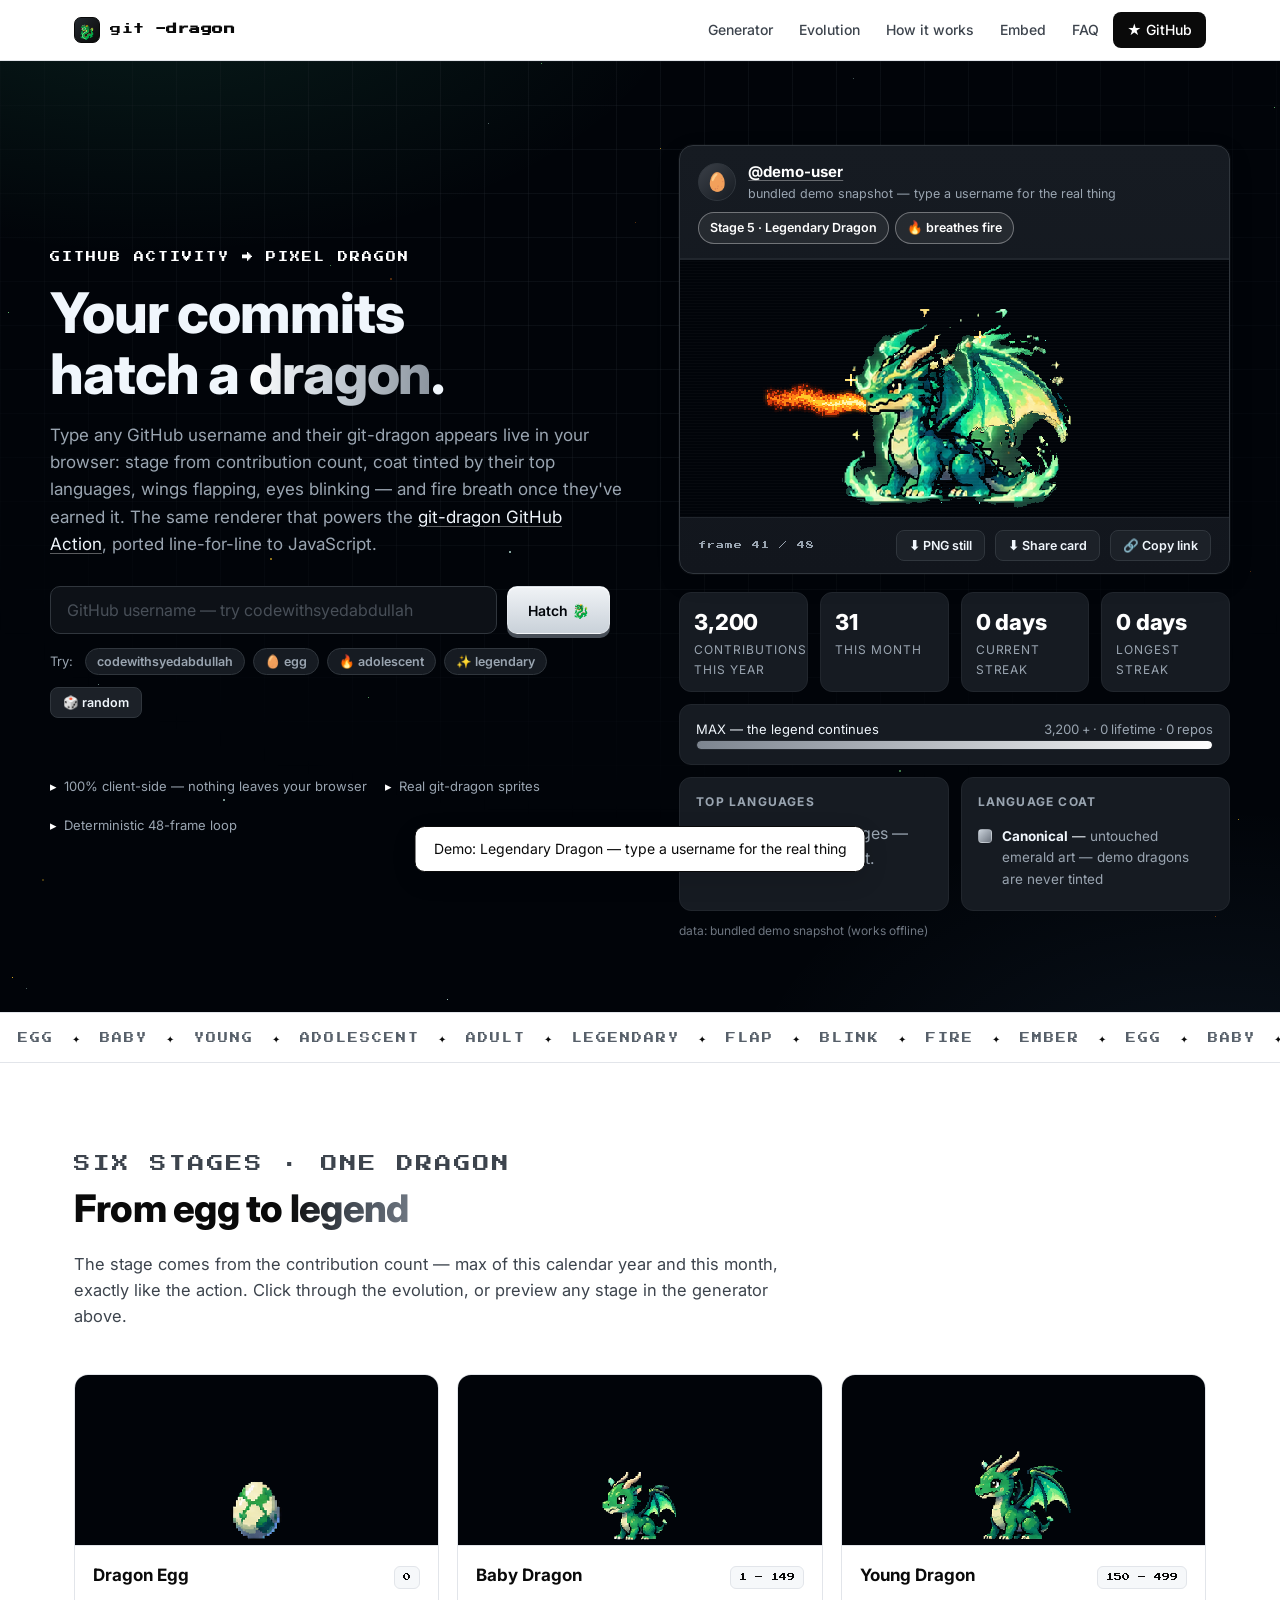
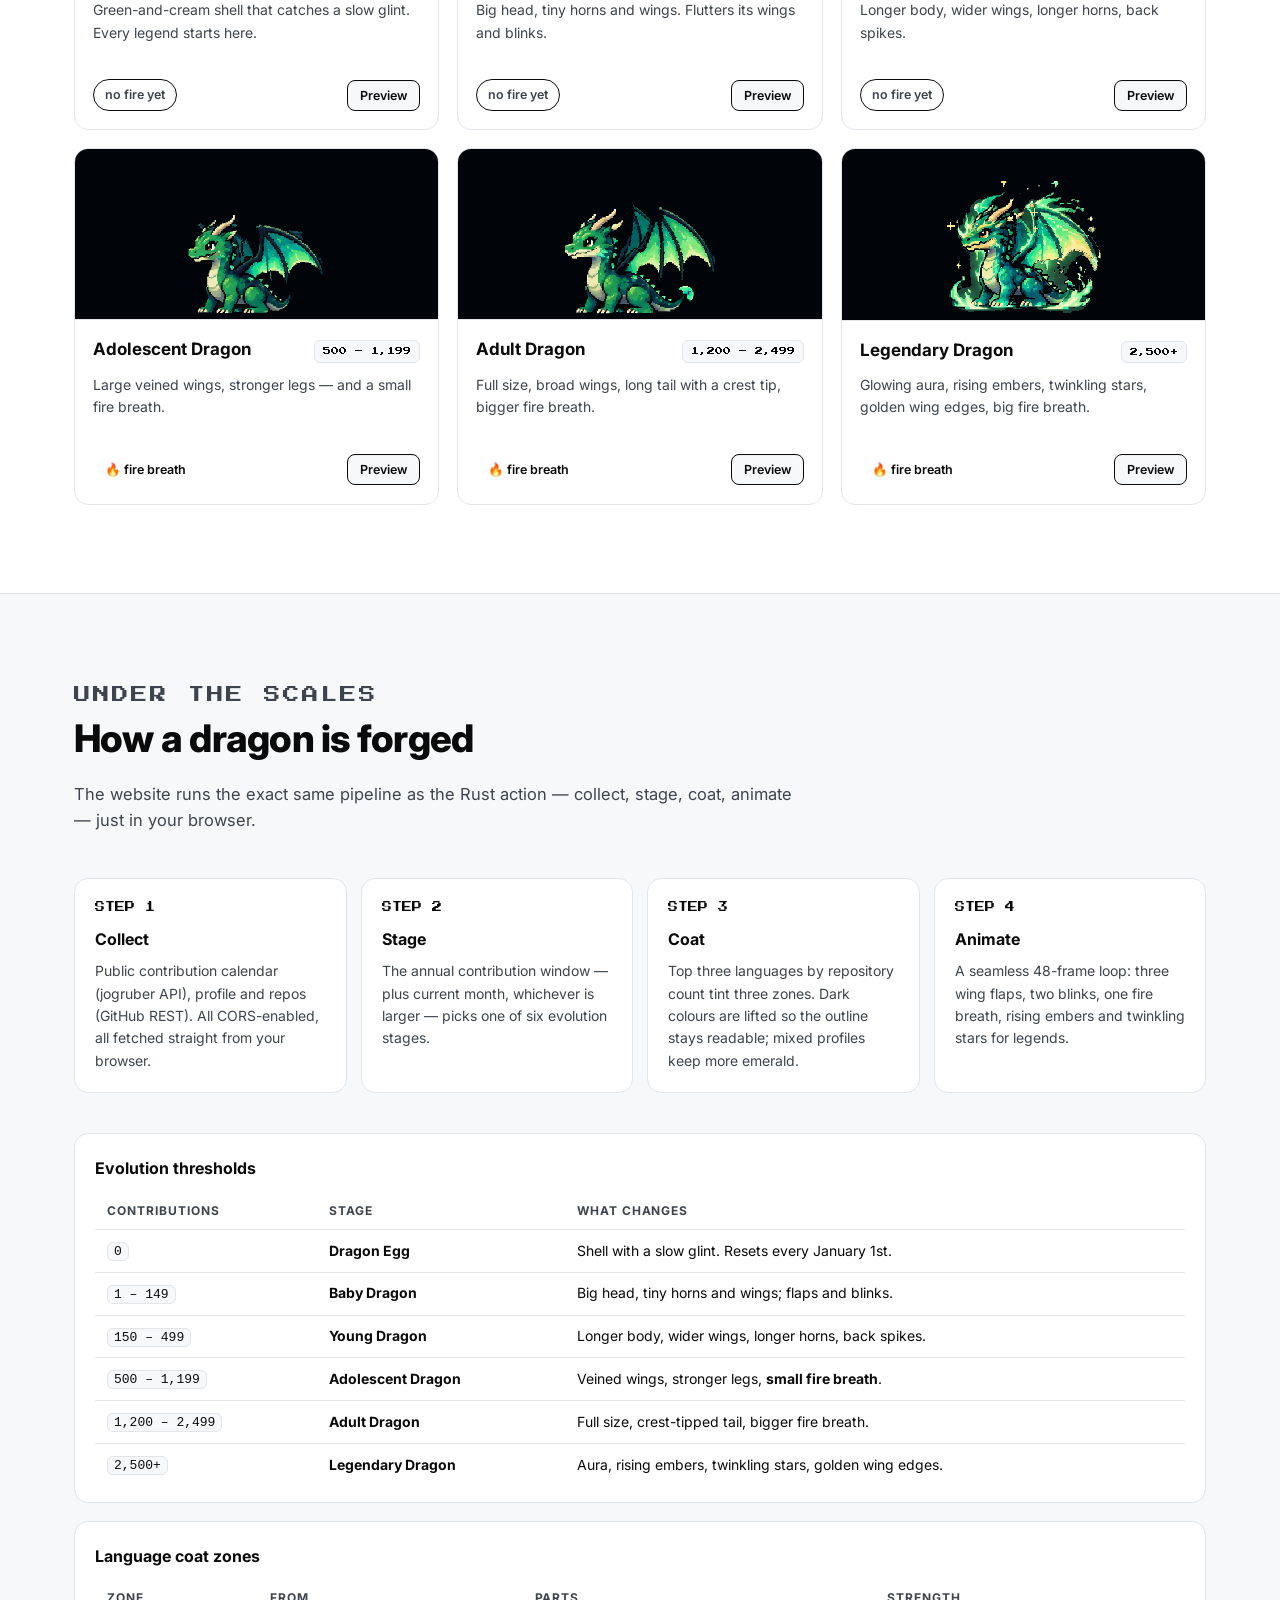
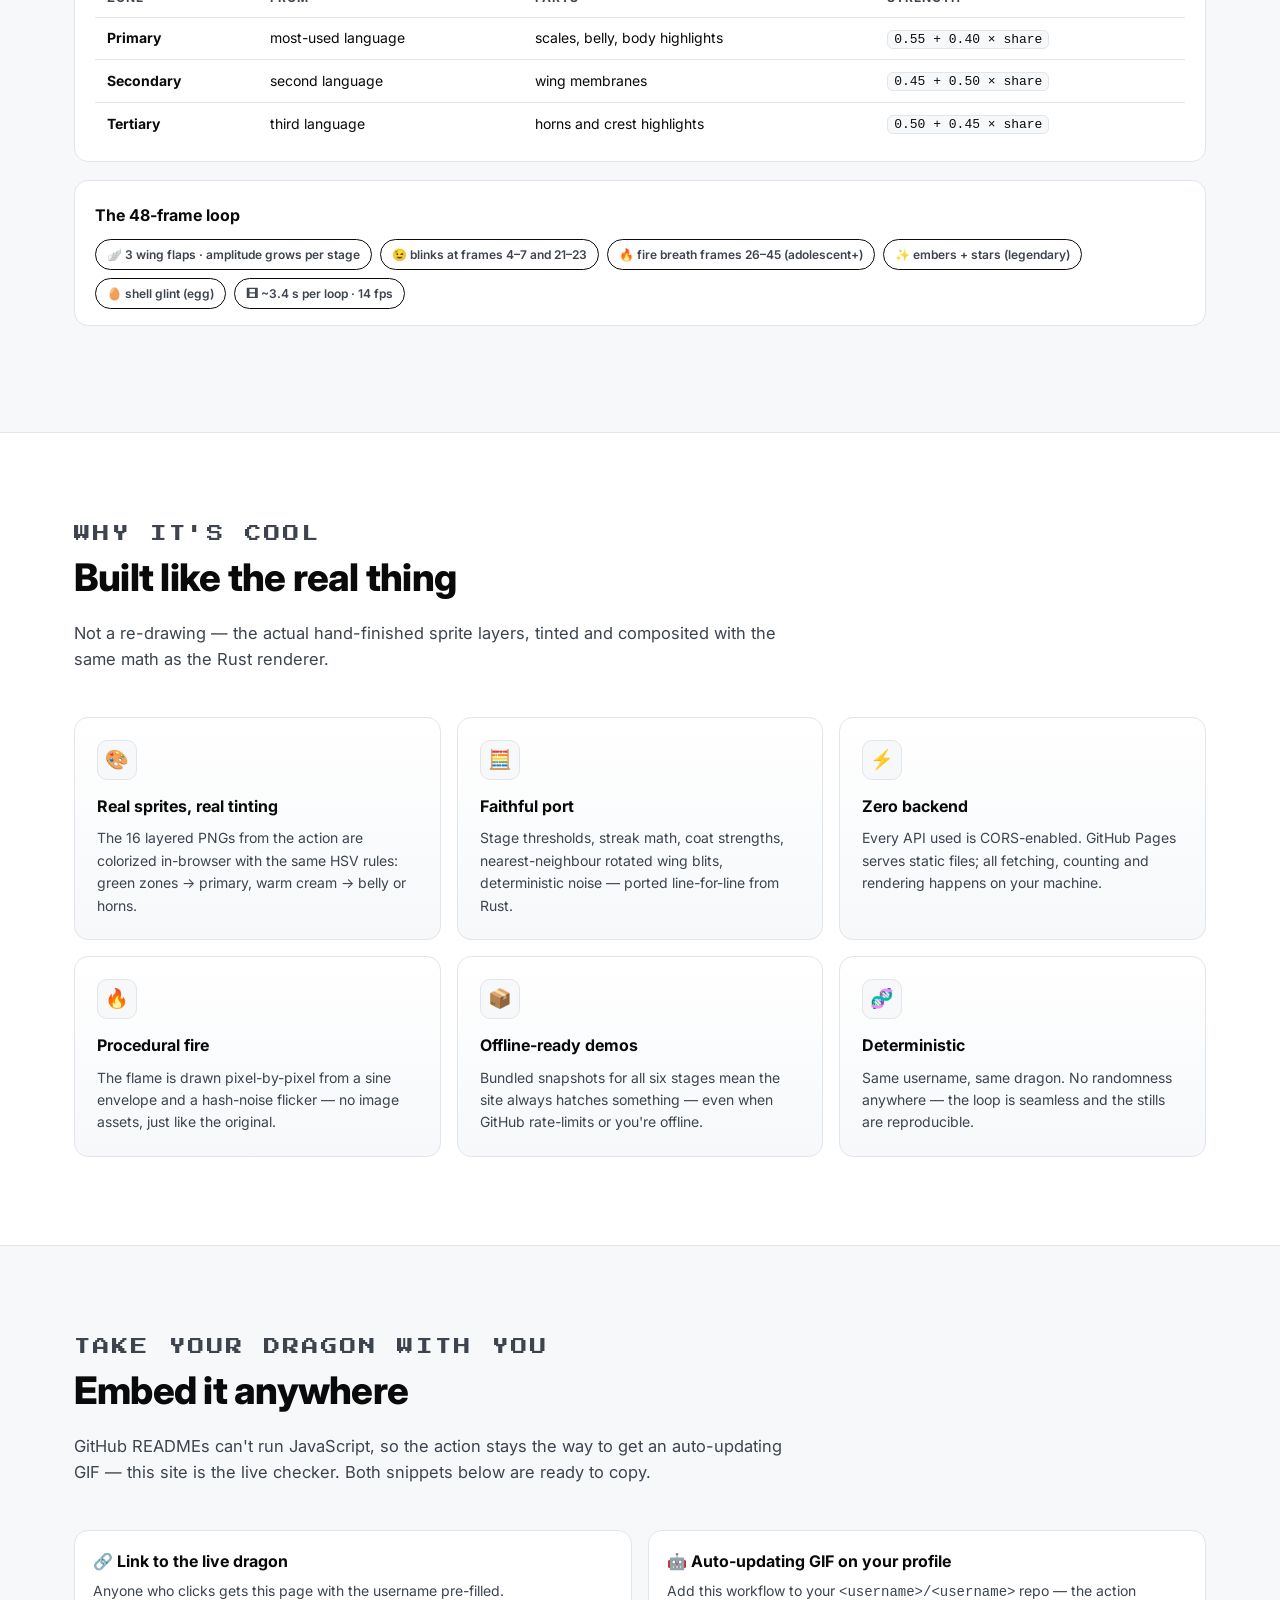
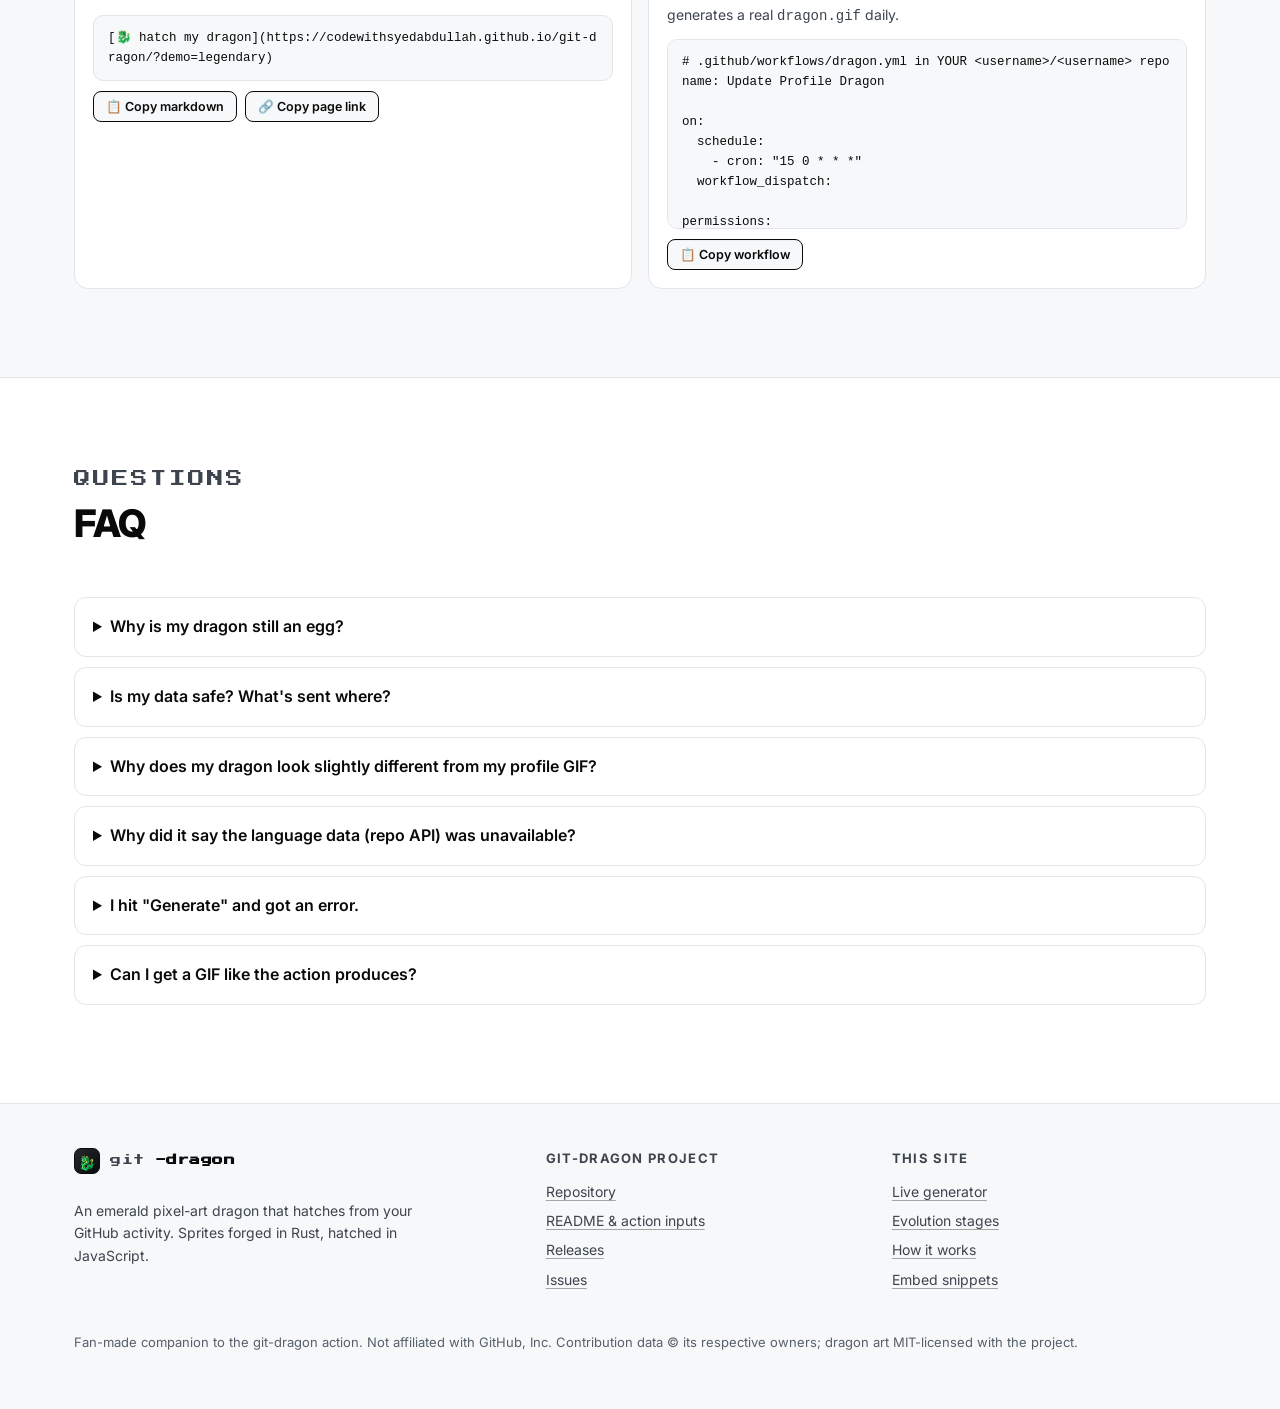
<file: docs/index.html>
<!doctype html>
<html lang="en">
<head>
<meta charset="utf-8">
<meta name="viewport" content="width=device-width, initial-scale=1">
<meta name="theme-color" content="#ffffff">
<title>git-dragon — hatch your GitHub contribution dragon</title>
<meta name="description" content="Type any GitHub username and watch your contribution dragon hatch, grow and breathe fire — a live, fully client-side port of the git-dragon renderer.">
<meta property="og:title" content="git-dragon — hatch your GitHub contribution dragon">
<meta property="og:description" content="Enter a GitHub username. Get a pixel dragon: stage from your contributions, coat from your languages, fire when you've earned it.">
<meta property="og:type" content="website">
<meta property="og:url" content="https://codewithsyedabdullah.github.io/git-dragon/">
<meta property="og:image" content="https://raw.githubusercontent.com/codewithsyedabdullah/git-dragon/output/dragon/share-card.png">
<meta name="twitter:card" content="summary_large_image">
<link rel="icon" href="data:image/svg+xml,<svg xmlns='http://www.w3.org/2000/svg' viewBox='0 0 100 100'><text y='.9em' font-size='90'>🐉</text></svg>">
<link rel="preconnect" href="https://fonts.googleapis.com">
<link rel="preconnect" href="https://fonts.gstatic.com" crossorigin>
<link href="https://fonts.googleapis.com/css2?family=Press+Start+2P&family=Inter:wght@400;500;600;700;800&display=swap" rel="stylesheet">
<link rel="stylesheet" href="assets/css/site.css?v=5">
</head>
<body>

<nav class="nav">
  <div class="wrap nav-inner">
    <a class="nav-logo" href="#generator">
      <span class="logo-mark">🐉</span>
      git<em>-dragon</em>
    </a>
    <div class="nav-links">
      <a href="#generator">Generator</a>
      <a href="#evolution">Evolution</a>
      <a href="#how">How it works</a>
      <a href="#embed">Embed</a>
      <a href="#faq">FAQ</a>
      <a class="nav-cta" href="https://github.com/codewithsyedabdullah/git-dragon" target="_blank" rel="noopener">★ GitHub</a>
    </div>
  </div>
</nav>

<!-- ============================== GENERATOR ============================== -->
<header class="hero" id="generator">
  <canvas id="embers" aria-hidden="true"></canvas>
  <div class="wrap hero-inner">

    <div class="hero-left">
      <p class="kicker">GITHUB ACTIVITY → PIXEL DRAGON</p>
      <h1>Your commits<br>hatch a <span class="grad">dragon</span>.</h1>
      <p class="sub">
        Type any GitHub username and their git-dragon appears live in your browser:
        stage from contribution count, coat tinted by their top languages, wings
        flapping, eyes blinking — and fire breath once they've earned it.
        The same renderer that powers the <a href="https://github.com/codewithsyedabdullah/git-dragon" target="_blank" rel="noopener">git-dragon GitHub Action</a>,
        ported line-for-line to JavaScript.
      </p>

      <form class="gen-form" id="gen-form" autocomplete="off">
        <input class="gen-input" id="gen-input" type="text" maxlength="39"
               placeholder="GitHub username — try codewithsyedabdullah" spellcheck="false"
               autocapitalize="none" autocorrect="off" aria-label="GitHub username">
        <button class="btn btn-primary" id="btn-generate" type="submit">Hatch 🐉</button>
      </form>

      <div class="gen-row">
        <span class="demo-label">Try:</span>
        <span class="demo-chips">
          <button class="chip" data-user="codewithsyedabdullah">codewithsyedabdullah</button>
          <button class="chip" data-demo="egg">🥚 egg</button>
          <button class="chip" data-demo="adolescent">🔥 adolescent</button>
          <button class="chip" data-demo="legendary">✨ legendary</button>
        </span>
        <button class="btn btn-small" id="btn-random" type="button">🎲 random</button>
      </div>
      <div class="gen-row"><span id="gen-status" role="status"></span></div>

      <ul class="hero-badges">
        <li>100% client-side — nothing leaves your browser</li>
        <li>Real git-dragon sprites</li>
        <li>Deterministic 48-frame loop</li>
      </ul>
    </div>

    <div class="hero-right">
      <div class="dragon-card" id="dragon-card">
        <div class="dragon-head">
          <img id="dragon-avatar" class="dragon-avatar" alt="" style="display:none">
          <div class="dragon-avatar-fallback" id="dragon-avatar-fallback">🥚</div>
          <div class="dragon-id">
            <div class="login"><a id="profile-link" href="#" target="_blank" rel="noopener"><span id="dragon-login">@demo-user</span></a></div>
            <div class="who muted" id="dragon-who">bundled demo — type a username for the real thing</div>
          </div>
          <div class="dragon-chips">
            <span class="chip chip-stage" id="chip-stage">Stage 5 · Legendary Dragon</span>
            <span class="chip chip-fire" id="chip-fire">🔥 breathes fire</span>
            <span class="chip chip-coat" id="chip-coat" style="display:none"></span>
          </div>
        </div>
        <p class="dragon-error" id="dragon-error"></p>
        <div class="dragon-stage">
          <canvas id="dragon-canvas" width="640" height="300" aria-label="Animated contribution dragon"></canvas>
        </div>
        <div class="dragon-foot">
          <span id="frame-counter">frame 1 / 48</span>
          <button class="btn btn-small" id="btn-download" type="button">⬇ PNG still</button>
          <button class="btn btn-small" id="btn-share-card" type="button">⬇ Share card</button>
          <button class="btn btn-small" id="btn-copy-link" type="button">🔗 Copy link</button>
        </div>
      </div>

      <div class="stats-grid">
        <div class="stat-tile"><div class="stat-value" id="stat-total">–</div><div class="stat-label">contributions this year</div></div>
        <div class="stat-tile"><div class="stat-value" id="stat-monthly">–</div><div class="stat-label">this month</div></div>
        <div class="stat-tile"><div class="stat-value" id="stat-current">–</div><div class="stat-label">current streak</div></div>
        <div class="stat-tile"><div class="stat-value" id="stat-longest">–</div><div class="stat-label">longest streak</div></div>
      </div>

      <div class="progress-tile">
        <div class="progress-head">
          <span id="progress-label">…</span>
          <span class="progress-count"><span id="progress-count"></span> <span class="muted" id="extra-stats"></span></span>
        </div>
        <div class="progress-track"><div class="progress-fill" id="progress-fill"></div></div>
      </div>

      <div class="side-panels">
        <div class="side-panel">
          <h4>Top languages</h4>
          <div id="lang-chips"></div>
        </div>
        <div class="side-panel">
          <h4>Language coat</h4>
          <div id="coat-zones"></div>
        </div>
      </div>
      <div id="data-sources" class="muted"></div>
    </div>

  </div>
</header>

<div class="ticker" aria-hidden="true">
  <div class="ticker-track">
    <span>EGG</span><b>✦</b><span>BABY</span><b>✦</b><span>YOUNG</span><b>✦</b><span>ADOLESCENT</span><b>✦</b><span>ADULT</span><b>✦</b><span>LEGENDARY</span><b>✦</b><span>FLAP</span><b>✦</b><span>BLINK</span><b>✦</b><span>FIRE</span><b>✦</b><span>EMBER</span><b>✦</b>
    <span>EGG</span><b>✦</b><span>BABY</span><b>✦</b><span>YOUNG</span><b>✦</b><span>ADOLESCENT</span><b>✦</b><span>ADULT</span><b>✦</b><span>LEGENDARY</span><b>✦</b><span>FLAP</span><b>✦</b><span>BLINK</span><b>✦</b><span>FIRE</span><b>✦</b><span>EMBER</span><b>✦</b>
  </div>
</div>

<!-- ============================== EVOLUTION ============================== -->
<section class="block" id="evolution">
  <div class="wrap">
    <div class="section-head">
      <p class="kicker">SIX STAGES · ONE DRAGON</p>
      <h2>From egg to <span class="grad">legend</span></h2>
      <p>The stage comes from the contribution count — max of this calendar year and this month, exactly like the action. Click through the evolution, or preview any stage in the generator above.</p>
    </div>

    <div class="stage-grid" id="stage-grid"></div>
  </div>
</section>

<!-- ============================== HOW IT WORKS ============================== -->
<section class="block alt" id="how">
  <div class="wrap">
    <div class="section-head">
      <p class="kicker">UNDER THE SCALES</p>
      <h2>How a dragon is forged</h2>
      <p>The website runs the exact same pipeline as the Rust action — collect, stage, coat, animate — just in your browser.</p>
    </div>

    <div class="steps">
      <div class="step">
        <span class="step-num">STEP 1</span>
        <h3>Collect</h3>
        <p>Public contribution calendar (jogruber API), profile and repos (GitHub REST). All CORS-enabled, all fetched straight from your browser.</p>
      </div>
      <div class="step">
        <span class="step-num">STEP 2</span>
        <h3>Stage</h3>
        <p>The annual contribution window — plus current month, whichever is larger — picks one of six evolution stages.</p>
      </div>
      <div class="step">
        <span class="step-num">STEP 3</span>
        <h3>Coat</h3>
        <p>Top three languages by repository count tint three zones. Dark colours are lifted so the outline stays readable; mixed profiles keep more emerald.</p>
      </div>
      <div class="step">
        <span class="step-num">STEP 4</span>
        <h3>Animate</h3>
        <p>A seamless 48-frame loop: three wing flaps, two blinks, one fire breath, rising embers and twinkling stars for legends.</p>
      </div>
    </div>

    <div class="table-card">
      <h3>Evolution thresholds</h3>
      <table>
        <thead><tr><th>Contributions</th><th>Stage</th><th>What changes</th></tr></thead>
        <tbody>
          <tr><td><code>0</code></td><td><strong>Dragon Egg</strong></td><td>Shell with a slow glint. Resets every January 1st.</td></tr>
          <tr><td><code>1 – 149</code></td><td><strong>Baby Dragon</strong></td><td>Big head, tiny horns and wings; flaps and blinks.</td></tr>
          <tr><td><code>150 – 499</code></td><td><strong>Young Dragon</strong></td><td>Longer body, wider wings, longer horns, back spikes.</td></tr>
          <tr><td><code>500 – 1,199</code></td><td><strong>Adolescent Dragon</strong></td><td>Veined wings, stronger legs, <strong>small fire breath</strong>.</td></tr>
          <tr><td><code>1,200 – 2,499</code></td><td><strong>Adult Dragon</strong></td><td>Full size, crest-tipped tail, bigger fire breath.</td></tr>
          <tr><td><code>2,500+</code></td><td><strong>Legendary Dragon</strong></td><td>Aura, rising embers, twinkling stars, golden wing edges.</td></tr>
        </tbody>
      </table>
    </div>

    <div class="table-card">
      <h3>Language coat zones</h3>
      <table>
        <thead><tr><th>Zone</th><th>From</th><th>Parts</th><th>Strength</th></tr></thead>
        <tbody>
          <tr><td><strong>Primary</strong></td><td>most-used language</td><td>scales, belly, body highlights</td><td><code>0.55 + 0.40 × share</code></td></tr>
          <tr><td><strong>Secondary</strong></td><td>second language</td><td>wing membranes</td><td><code>0.45 + 0.50 × share</code></td></tr>
          <tr><td><strong>Tertiary</strong></td><td>third language</td><td>horns and crest highlights</td><td><code>0.50 + 0.45 × share</code></td></tr>
        </tbody>
      </table>
    </div>

    <div class="table-card">
      <h3>The 48-frame loop</h3>
      <div class="loop-timeline">
        <span class="chip">🪽 3 wing flaps · amplitude grows per stage</span>
        <span class="chip">😉 blinks at frames 4–7 and 21–23</span>
        <span class="chip">🔥 fire breath frames 26–45 (adolescent+)</span>
        <span class="chip">✨ embers + stars (legendary)</span>
        <span class="chip">🥚 shell glint (egg)</span>
        <span class="chip">🎞 ~3.4 s per loop · 14 fps</span>
      </div>
    </div>
  </div>
</section>

<!-- ============================== TECH ============================== -->
<section class="block" id="tech">
  <div class="wrap">
    <div class="section-head">
      <p class="kicker">WHY IT'S COOL</p>
      <h2>Built like the real thing</h2>
      <p>Not a re-drawing — the actual hand-finished sprite layers, tinted and composited with the same math as the Rust renderer.</p>
    </div>
    <div class="tech-grid">
      <div class="tech-card">
        <div class="tech-icon">🎨</div>
        <h3>Real sprites, real tinting</h3>
        <p>The 16 layered PNGs from the action are colorized in-browser with the same HSV rules: green zones → primary, warm cream → belly or horns.</p>
      </div>
      <div class="tech-card">
        <div class="tech-icon">🧮</div>
        <h3>Faithful port</h3>
        <p>Stage thresholds, streak math, coat strengths, nearest-neighbour rotated wing blits, deterministic noise — ported line-for-line from Rust.</p>
      </div>
      <div class="tech-card">
        <div class="tech-icon">⚡</div>
        <h3>Zero backend</h3>
        <p>Every API used is CORS-enabled. GitHub Pages serves static files; all fetching, counting and rendering happens on your machine.</p>
      </div>
      <div class="tech-card">
        <div class="tech-icon">🔥</div>
        <h3>Procedural fire</h3>
        <p>The flame is drawn pixel-by-pixel from a sine envelope and a hash-noise flicker — no image assets, just like the original.</p>
      </div>
      <div class="tech-card">
        <div class="tech-icon">📦</div>
        <h3>Offline-ready demos</h3>
        <p>Bundled snapshots for all six stages mean the site always hatches something — even when GitHub rate-limits or you're offline.</p>
      </div>
      <div class="tech-card">
        <div class="tech-icon">🧬</div>
        <h3>Deterministic</h3>
        <p>Same username, same dragon. No randomness anywhere — the loop is seamless and the stills are reproducible.</p>
      </div>
    </div>
  </div>
</section>

<!-- ============================== EMBED ============================== -->
<section class="block alt" id="embed">
  <div class="wrap">
    <div class="section-head">
      <p class="kicker">TAKE YOUR DRAGON WITH YOU</p>
      <h2>Embed it anywhere</h2>
      <p>GitHub READMEs can't run JavaScript, so the action stays the way to get an auto-updating GIF — this site is the live checker. Both snippets below are ready to copy.</p>
    </div>
    <div class="embed-grid">
      <div class="embed-card">
        <h3>🔗 Link to the live dragon</h3>
        <p>Anyone who clicks gets this page with the username pre-filled.</p>
        <pre class="code-block" id="embed-link"></pre>
        <div class="embed-actions">
          <button class="btn btn-small" id="btn-copy-embed" type="button">📋 Copy markdown</button>
          <button class="btn btn-small" id="btn-copy-link" type="button">🔗 Copy page link</button>
        </div>
      </div>
      <div class="embed-card">
        <h3>🤖 Auto-updating GIF on your profile</h3>
        <p>Add this workflow to your <code>&lt;username&gt;/&lt;username&gt;</code> repo — the action generates a real <code>dragon.gif</code> daily.</p>
        <pre class="code-block" id="embed-action"></pre>
        <div class="embed-actions">
          <button class="btn btn-small" id="btn-copy-action" type="button">📋 Copy workflow</button>
        </div>
      </div>
    </div>
  </div>
</section>

<!-- ============================== FAQ ============================== -->
<section class="block" id="faq">
  <div class="wrap">
    <div class="section-head">
      <p class="kicker">QUESTIONS</p>
      <h2>FAQ</h2>
    </div>
    <div class="faq">
      <details>
        <summary>Why is my dragon still an egg?</summary>
        <p>The stage uses the <strong>current calendar year</strong> window (it resets every January 1st) — the same rule as the action. Contributions from last year don't count. Keep committing and watch it grow. If this month alone beats the year total, the month wins (that's the <code>max(total, monthly)</code> rule).</p>
      </details>
      <details>
        <summary>Is my data safe? What's sent where?</summary>
        <p>Everything happens in your browser. The site fetches <strong>public</strong> data from GitHub's REST API and the public contributions API, computes the stage, streaks and language coat locally, and renders on a canvas. Nothing is stored, logged or proxied.</p>
      </details>
      <details>
        <summary>Why does my dragon look slightly different from my profile GIF?</summary>
        <p>The action can use GitHub's GraphQL colours and your exact repository list with a token; the website uses the tokenless REST path with an offline Linguist colour table, so a tint may differ by a shade. Stage, animation and effects are identical.</p>
      </details>
      <details>
        <summary>Why did it say the language data (repo API) was unavailable?</summary>
        <p>GitHub's tokenless REST API allows 60 requests per hour per visitor IP — shared networks, VPNs and offices burn through that quickly. When it's exhausted your dragon still hatches (stage, streaks and animation come from the contributions API), but the language coat falls back to the classic emerald. Results are also cached in your browser for an hour, so re-checking the same user costs nothing.</p>
      </details>
      <details>
        <summary>I hit "Generate" and got an error.</summary>
        <p>Check the spelling (letters, numbers, dashes) and that the account exists. If the contributions API is unreachable from your network, wait a moment and retry — or explore the bundled demo snapshots (egg, adolescent, legendary…) which always work offline.</p>
      </details>
      <details>
        <summary>Can I get a GIF like the action produces?</summary>
        <p>The browser port animates on canvas and exports PNG stills and a 1280×640 share card. For an embeddable GIF that updates itself, add the <a href="https://github.com/codewithsyedabdullah/git-dragon" target="_blank" rel="noopener">git-dragon action</a> to your profile repository — the <a href="#embed">Embed</a> section has the ready-made workflow.</p>
      </details>
    </div>
  </div>
</section>

<!-- ============================== FOOTER ============================== -->
<footer>
  <div class="wrap">
    <div class="footer-grid">
      <div>
        <a class="nav-logo" href="#generator" style="margin-bottom:14px; display:inline-flex;">
          <span class="logo-mark">🐉</span> git<em>-dragon</em>
        </a>
        <p class="muted" style="max-width:38ch; margin:12px 0 0; font-size:14px;">
          An emerald pixel-art dragon that hatches from your GitHub activity.
          Sprites forged in Rust, hatched in JavaScript.
        </p>
      </div>
      <div>
        <h4>git-dragon project</h4>
        <ul>
          <li><a href="https://github.com/codewithsyedabdullah/git-dragon" target="_blank" rel="noopener">Repository</a></li>
          <li><a href="https://github.com/codewithsyedabdullah/git-dragon/blob/main/README.md" target="_blank" rel="noopener">README & action inputs</a></li>
          <li><a href="https://github.com/codewithsyedabdullah/git-dragon/releases" target="_blank" rel="noopener">Releases</a></li>
          <li><a href="https://github.com/codewithsyedabdullah/git-dragon/issues" target="_blank" rel="noopener">Issues</a></li>
        </ul>
      </div>
      <div>
        <h4>This site</h4>
        <ul>
          <li><a href="#generator">Live generator</a></li>
          <li><a href="#evolution">Evolution stages</a></li>
          <li><a href="#how">How it works</a></li>
          <li><a href="#embed">Embed snippets</a></li>
        </ul>
      </div>
    </div>
    <p class="footer-note">
      Fan-made companion to the git-dragon action. Not affiliated with GitHub, Inc.
      Contribution data © its respective owners; dragon art MIT-licensed with the project.
    </p>
  </div>
</footer>

<div id="toast" role="status"></div>

<script src="assets/js/data.js?v=2"></script>
<script src="assets/js/dragon.js?v=2"></script>
<script src="assets/js/app.js?v=5"></script>
</body>
</html>
</file>
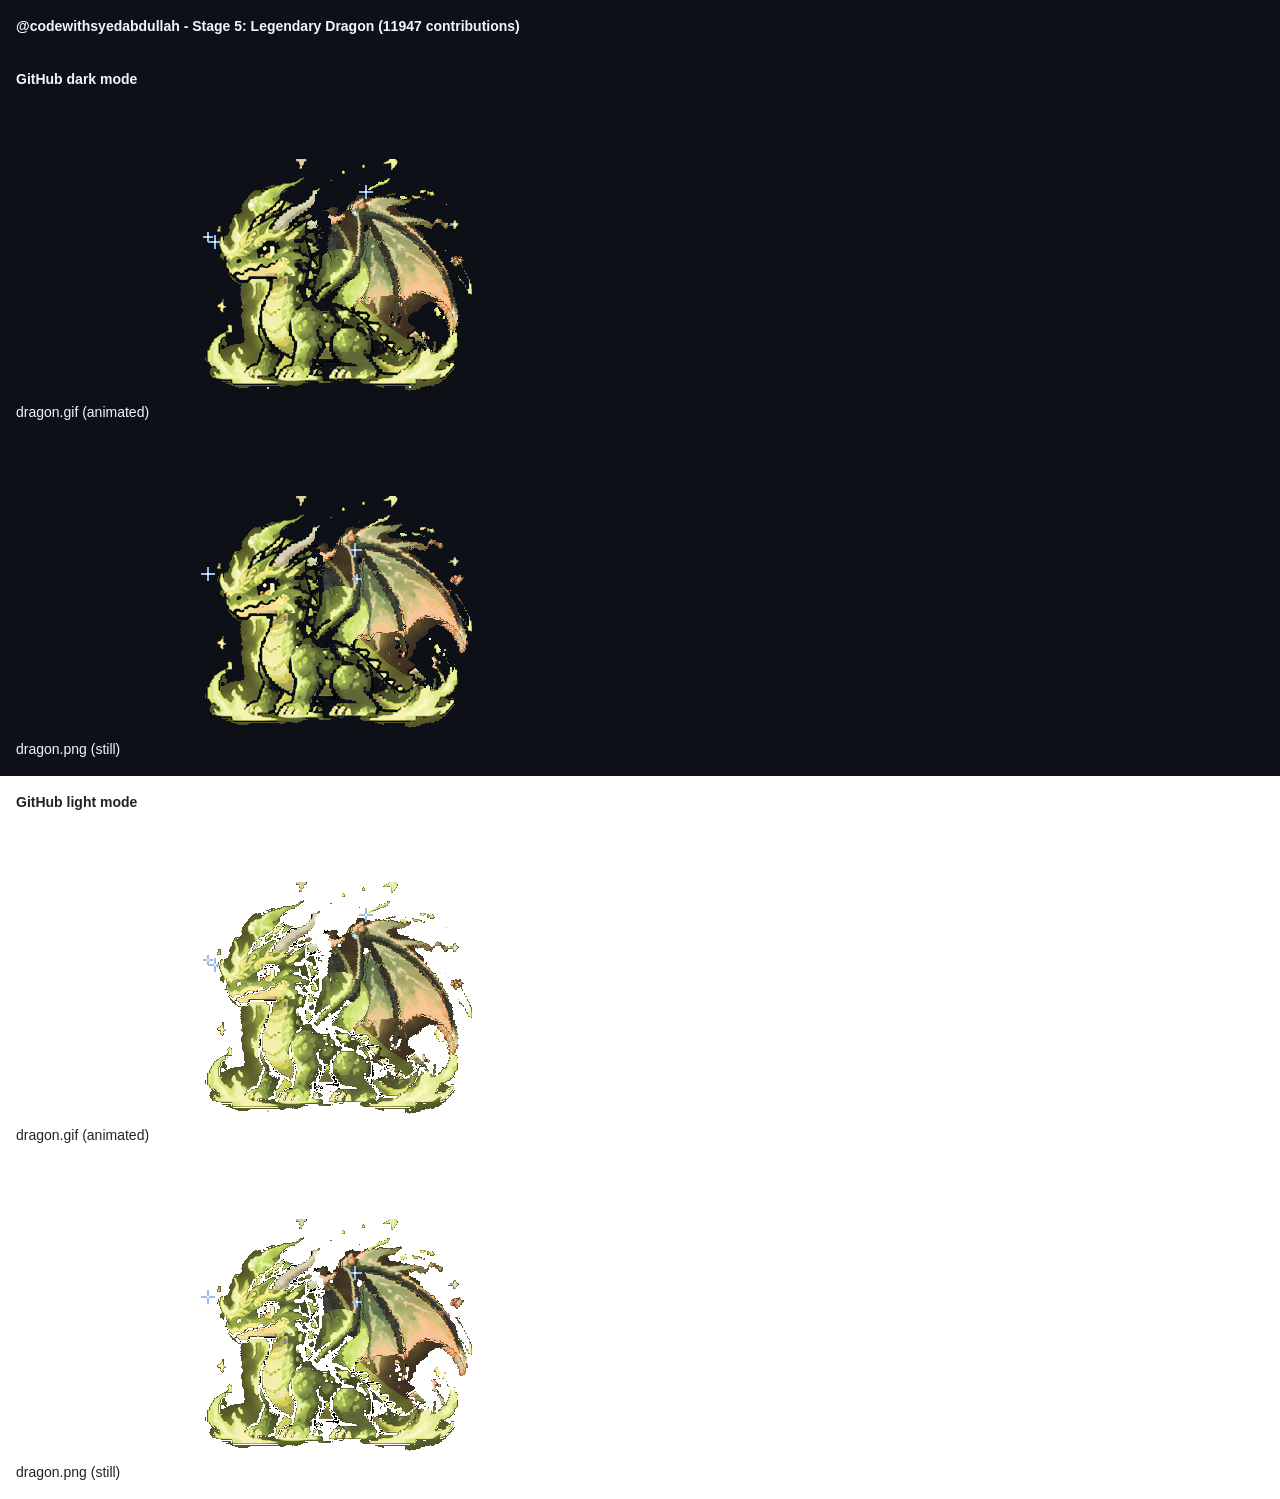
<file: dragon/preview.html>
<!doctype html>
<html lang="en">
<head>
<meta charset="utf-8">
<meta name="viewport" content="width=device-width, initial-scale=1">
<title>git-dragon preview</title>
<style>
  body { margin: 0; font: 14px/1.5 -apple-system, BlinkMacSystemFont, "Segoe UI", Helvetica, Arial, sans-serif; }
  h1, h2 { margin: 0; font-size: 14px; font-weight: 600; }
  header, section { display: grid; gap: 12px; padding: 16px; }
  .light { background: #ffffff; color: #1f2328; }
  .dark { background: #0d1117; color: #f0f6fc; }
  .images { display: flex; flex-wrap: wrap; gap: 16px; }
  figure { margin: 0; }
  img { display: block; max-width: 100%; height: auto; image-rendering: pixelated; }
</style>
</head>
<body>
<header class="dark"><h1>@codewithsyedabdullah - Stage 5: Legendary Dragon (11947 contributions)</h1></header>
<section class="dark">
<h2>GitHub dark mode</h2>
<div class="images">
<figure><img src="dragon.gif" width="640" height="300" alt="Animated dragon"><figcaption>dragon.gif (animated)</figcaption></figure>
<figure><img src="dragon.png" width="640" height="300" alt="Dragon still"><figcaption>dragon.png (still)</figcaption></figure>
</div>
</section>
<section class="light">
<h2>GitHub light mode</h2>
<div class="images">
<figure><img src="dragon.gif" width="640" height="300" alt="Animated dragon"><figcaption>dragon.gif (animated)</figcaption></figure>
<figure><img src="dragon.png" width="640" height="300" alt="Dragon still"><figcaption>dragon.png (still)</figcaption></figure>
</div>
</section>
</body>
</html>
</file>
<file: docs/assets/css/site.css>
/* ============================================================================
   git-dragon — site styles
   Minimal monochrome: WHITE background · BLACK text/chrome
   Hero keeps its original dark gradient/background (signature look)
   Dragon stage stays a dark canvas (it is the artwork's habitat)
   ============================================================================ */

:root {
  /* light palette (site chrome) */
  --bg: #ffffff;
  --bg-2: #f6f8fa;
  --panel: #ffffff;
  --panel-2: #f6f8fa;
  --border: #0a0a0a;
  --border-soft: #e2e5ea;
  --text: #0a0a0a;
  --ink: #0a0a0a;
  --muted: #3d444d;
  --dim: #57606a;
  --faint: #8b949e;
  --font-pixel: 'Press Start 2P', 'Courier New', monospace;
  --font-body: 'Inter', -apple-system, BlinkMacSystemFont, 'Segoe UI', Helvetica, Arial, sans-serif;
  --radius: 14px;
  --shadow: 0 8px 24px rgba(0, 0, 0, 0.12);
}

* { box-sizing: border-box; }

html { scroll-behavior: smooth; -webkit-text-size-adjust: 100%; }

body {
  margin: 0;
  background: var(--bg);
  color: var(--text);
  font-family: var(--font-body);
  font-size: 16px;
  line-height: 1.6;
  -webkit-font-smoothing: antialiased;
  overflow-x: hidden;
}

/* safety: nothing may exceed the viewport */
img, canvas, svg, video { max-width: 100%; }

::selection { background: #0a0a0a; color: #ffffff; }

::-webkit-scrollbar { width: 10px; height: 10px; }
::-webkit-scrollbar-track { background: #ffffff; }
::-webkit-scrollbar-thumb { background: #d0d7de; border-radius: 6px; border: 2px solid #ffffff; }
::-webkit-scrollbar-thumb:hover { background: #8b949e; }

a {
  color: var(--ink);
  text-decoration: underline;
  text-decoration-thickness: 1px;
  text-underline-offset: 3px;
  text-decoration-color: rgba(10, 10, 10, 0.35);
}
a:hover { text-decoration-color: var(--ink); }

canvas { display: block; }

.pixel-font { font-family: var(--font-pixel); }
.muted { color: var(--muted); }

.wrap { max-width: 1180px; margin: 0 auto; padding: 0 clamp(14px, 4vw, 24px); }

:focus-visible { outline: 2px solid var(--ink); outline-offset: 2px; border-radius: 4px; }

/* ------------------------------------------------------------------ nav */

.nav {
  position: sticky;
  top: 0;
  z-index: 50;
  background: rgba(255, 255, 255, 0.85);
  backdrop-filter: blur(12px);
  border-bottom: 1px solid var(--border-soft);
}

.nav-inner {
  display: flex;
  align-items: center;
  gap: 20px;
  height: 60px;
}

.nav-logo {
  display: flex;
  align-items: center;
  gap: 10px;
  font-family: var(--font-pixel);
  font-size: 11px;
  color: var(--ink);
  letter-spacing: 0.5px;
  text-decoration: none;
}
.nav-logo:hover { text-decoration: none; }
.nav-logo .logo-mark {
  width: 26px; height: 26px;
  display: grid; place-items: center;
  background: linear-gradient(135deg, #24292f, #0a0a0a);
  border: 1px solid #0a0a0a;
  border-radius: 7px;
  font-size: 14px;
}
.nav-logo em { color: var(--ink); font-style: normal; font-weight: 800; }

.nav-links { display: flex; gap: 2px; margin-left: auto; align-items: center; }
.nav-links a {
  color: var(--muted);
  font-size: 14px;
  font-weight: 500;
  padding: 6px 12px;
  border-radius: 8px;
  text-decoration: none;
}
.nav-links a:hover { color: var(--ink); background: #f0f0f0; }

.nav-cta {
  font-size: 13px;
  font-weight: 600;
  color: #ffffff !important;
  background: #0a0a0a;
  border-radius: 8px;
  padding: 7px 14px !important;
}
.nav-cta:hover { background: #1c1c1c !important; color: #ffffff !important; }

/* ------------------------------------------------------------------ hero
   The hero keeps its original dark gradient/background verbatim.        */

.hero {
  position: relative;
  overflow: hidden;
  color: #f0f6fc;
  --bg: #010409;
  --bg-2: #0d1117;
  --panel: #161b22;
  --panel-2: #1c2128;
  --border: #30363d;
  --border-soft: #21262d;
  --text: #f0f6fc;
  --ink: #ffffff;
  --muted: #9aa5b1;
  --dim: #6e7681;
  --faint: #484f58;
  background:
    radial-gradient(900px 480px at 12% -10%, rgba(63, 217, 164, 0.12), transparent 60%),
    radial-gradient(800px 500px at 95% 110%, rgba(121, 192, 255, 0.08), transparent 60%),
    #010409;
}

.hero::before {
  content: '';
  position: absolute;
  inset: 0;
  background-image:
    linear-gradient(rgba(48, 54, 61, 0.22) 1px, transparent 1px),
    linear-gradient(90deg, rgba(48, 54, 61, 0.22) 1px, transparent 1px);
  background-size: 44px 44px;
  mask-image: radial-gradient(ellipse 90% 80% at 50% 20%, black 30%, transparent 75%);
  pointer-events: none;
}

#embers {
  position: absolute;
  inset: 0;
  width: 100%;
  height: 100%;
  pointer-events: none;
}

.hero-inner {
  position: relative;
  display: grid;
  grid-template-columns: 1.02fr 0.98fr;
  gap: clamp(28px, 5vw, 56px);
  align-items: center;
  padding: clamp(48px, 8vw, 84px) 0 clamp(44px, 6vw, 72px);
}
.hero-left, .hero-right { min-width: 0; }

.hero a { color: #f0f6fc; text-decoration-color: rgba(255, 255, 255, 0.35); }
.hero a:hover { color: #ffffff; text-decoration-color: #ffffff; }

.kicker {
  font-family: var(--font-pixel);
  font-size: 10px;
  letter-spacing: 2px;
  color: var(--ink);
  margin: 0 0 18px;
}

.hero h1 {
  font-size: clamp(30px, 6vw, 56px);
  line-height: 1.08;
  letter-spacing: -0.02em;
  margin: 0 0 18px;
  font-weight: 800;
  color: var(--text);
}

/* gradient word: white inside the dark hero, black elsewhere */
.grad {
  background: linear-gradient(92deg, #0a0a0a 0%, #3d444d 45%, #6e7681 100%);
  -webkit-background-clip: text;
  background-clip: text;
  color: transparent;
}
.hero .grad {
  background: linear-gradient(92deg, #ffffff 0%, #c9d1d9 45%, #8b949e 100%);
  -webkit-background-clip: text;
  background-clip: text;
  color: transparent;
}

.hero .sub {
  color: var(--muted);
  font-size: clamp(15px, 2.2vw, 17px);
  max-width: 52ch;
  margin: 0 0 28px;
}

/* generator form (hero-only, dark) */
.gen-form {
  display: flex;
  gap: 10px;
  max-width: 560px;
}

.gen-input {
  flex: 1;
  min-width: 0;
  background: var(--bg-2);
  border: 1px solid var(--border);
  color: var(--text);
  border-radius: 10px;
  padding: 13px 16px;
  font-size: 16px;
  font-family: var(--font-body);
  outline: none;
  transition: border-color 0.15s, box-shadow 0.15s;
}
.gen-input:focus {
  border-color: var(--ink);
  box-shadow: 0 0 0 3px rgba(255, 255, 255, 0.14);
}
.gen-input::placeholder { color: var(--faint); }

/* buttons: light by default, dark inside the hero via scoped vars */
.btn {
  appearance: none;
  border: 1px solid var(--border);
  background: var(--panel-2);
  color: var(--text);
  font-family: var(--font-body);
  font-size: 14px;
  font-weight: 600;
  border-radius: 10px;
  padding: 12px 20px;
  cursor: pointer;
  transition: transform 0.06s, box-shadow 0.15s, background 0.15s, border-color 0.15s;
  box-shadow: inset 0 1px 0 rgba(0, 0, 0, 0.04);
}
.btn:hover { background: var(--panel); border-color: var(--ink); }
.btn:active { transform: translateY(1px); }
.btn:disabled { opacity: 0.5; cursor: not-allowed; }
.hero .btn:hover { background: #262c36; border-color: #484f58; }

.btn-primary {
  background: linear-gradient(180deg, #f0f3f6, #c9d1d9);
  border-color: rgba(255, 255, 255, 0.25);
  color: #010409;
  box-shadow: inset 0 1px 0 rgba(255, 255, 255, 0.5), 0 4px 0 #484f58;
}
.btn-primary:hover { background: linear-gradient(180deg, #ffffff, #d7dee8); border-color: rgba(255, 255, 255, 0.45); }
.btn-primary:active { box-shadow: inset 0 1px 0 rgba(255, 255, 255, 0.5), 0 2px 0 #484f58; transform: translateY(2px); }

.btn-small { padding: 7px 12px; font-size: 12.5px; border-radius: 8px; }

.gen-row {
  display: flex;
  align-items: center;
  gap: 12px;
  flex-wrap: wrap;
  margin-top: 14px;
}

#gen-status { color: var(--muted); font-size: 13px; min-height: 18px; }

.demo-label { color: var(--muted); font-size: 13px; }

.demo-chips { display: flex; gap: 8px; flex-wrap: wrap; }

.chip {
  display: inline-flex;
  align-items: center;
  gap: 6px;
  font-size: 12.5px;
  font-weight: 600;
  padding: 5px 11px;
  border-radius: 999px;
  border: 1px solid var(--border);
  background: var(--panel);
  color: var(--muted);
  white-space: nowrap;
}

button.chip { cursor: pointer; font-family: var(--font-body); }
button.chip:hover { color: var(--ink); border-color: var(--ink); }

.chip-dot { width: 9px; height: 9px; border-radius: 3px; display: inline-block; flex: none; }

.chip-stage { color: var(--ink); border-color: rgba(255, 255, 255, 0.35); background: rgba(255, 255, 255, 0.07); }
.chip-fire { color: var(--ink); border-color: rgba(255, 255, 255, 0.35); background: rgba(255, 255, 255, 0.07); }
.chip-coat { color: var(--ink); }
.chip-quiet { color: var(--muted); }

.hero-badges {
  list-style: none;
  display: flex;
  gap: 18px;
  flex-wrap: wrap;
  padding: 0;
  margin: 26px 0 0;
  color: var(--muted);
  font-size: 13px;
}
.hero-badges li { display: flex; align-items: center; gap: 7px; }
.hero-badges li::before { content: '▸'; color: var(--ink); }

/* dragon card (hero-only, dark panel — the artwork's frame) */

.dragon-card {
  position: relative;
  background: linear-gradient(180deg, var(--panel), #12161d);
  border: 1px solid var(--border);
  border-radius: var(--radius);
  box-shadow: var(--shadow), 0 0 0 1px rgba(255, 255, 255, 0.03);
  overflow: hidden;
  max-width: 100%;
}

.dragon-card.is-loading .dragon-stage { opacity: 0.45; }

.dragon-head {
  display: flex;
  align-items: center;
  gap: 12px;
  flex-wrap: wrap;
  row-gap: 8px;
  padding: 14px 18px;
  border-bottom: 1px solid var(--border-soft);
}

.dragon-avatar {
  width: 38px; height: 38px;
  border-radius: 50%;
  border: 1px solid var(--border);
  background: var(--bg-2);
}
.dragon-avatar-fallback {
  width: 38px; height: 38px;
  border-radius: 50%;
  display: grid;
  place-items: center;
  background: linear-gradient(135deg, #3a3f47, #161b22);
  font-size: 18px;
  border: 1px solid var(--border);
}

.dragon-id { min-width: 0; flex: 1 1 200px; }
.dragon-id .login { font-weight: 700; font-size: 15px; overflow-wrap: anywhere; }
.dragon-id .login a { color: var(--ink); }
.dragon-id .who { color: var(--muted); font-size: 12.5px; white-space: nowrap; overflow: hidden; text-overflow: ellipsis; }

.dragon-chips { display: flex; gap: 6px; flex-wrap: wrap; justify-content: flex-end; min-width: 0; }

.dragon-stage {
  position: relative;
  background: #010409;
  border-top: 1px solid var(--border-soft);
  border-bottom: 1px solid var(--border-soft);
}

.dragon-stage canvas {
  width: 100%;
  height: auto;
  image-rendering: pixelated;
}

.dragon-stage::after {
  content: '';
  position: absolute;
  inset: 0;
  pointer-events: none;
  background: repeating-linear-gradient(0deg, rgba(255, 255, 255, 0.018) 0 1px, transparent 1px 3px);
}

.dragon-error {
  display: none;
  margin: 0;
  padding: 12px 18px;
  background: rgba(255, 255, 255, 0.07);
  border-bottom: 1px solid rgba(255, 255, 255, 0.3);
  color: var(--ink);
  font-size: 13.5px;
  font-weight: 600;
}

.dragon-foot {
  display: flex;
  align-items: center;
  gap: 10px;
  flex-wrap: wrap;
  padding: 12px 18px;
}

#frame-counter {
  font-family: var(--font-pixel);
  font-size: 8px;
  color: var(--muted);
  letter-spacing: 1px;
  margin-right: auto;
}

/* stats (hero zone via scoped vars) */

.stats-grid {
  display: grid;
  grid-template-columns: repeat(4, 1fr);
  gap: 12px;
  margin-top: 18px;
}

.stat-tile {
  background: var(--panel);
  border: 1px solid var(--border-soft);
  border-radius: 12px;
  padding: 12px 14px;
  min-width: 0;
}
.stat-tile .stat-value { font-size: clamp(19px, 3.5vw, 22px); font-weight: 800; letter-spacing: -0.01em; color: var(--ink); }
.stat-tile .stat-label { color: var(--muted); font-size: 12px; text-transform: uppercase; letter-spacing: 0.08em; }

.progress-tile {
  margin-top: 12px;
  background: var(--panel);
  border: 1px solid var(--border-soft);
  border-radius: 12px;
  padding: 14px 16px;
}
.progress-head { display: flex; justify-content: space-between; gap: 12px; font-size: 13px; }
.progress-head .progress-count { font-variant-numeric: tabular-nums; color: var(--muted); }
.progress-track {
  height: 10px;
  background: var(--bg-2);
  border: 1px solid var(--border-soft);
  border-radius: 999px;
  overflow: hidden;
}
.progress-fill {
  height: 100%;
  width: 0%;
  border-radius: 999px;
  background: linear-gradient(90deg, #7d8590, #ffffff);
  box-shadow: 0 0 12px rgba(255, 255, 255, 0.35);
  transition: width 0.6s cubic-bezier(0.2, 0.8, 0.2, 1);
}
.progress-label { margin-top: 8px; font-size: 13px; color: var(--muted); }

.side-panels { display: grid; grid-template-columns: 1fr 1fr; gap: 12px; margin-top: 12px; }

.side-panel {
  background: var(--panel);
  border: 1px solid var(--border-soft);
  border-radius: 12px;
  padding: 14px 16px;
  min-width: 0;
}
.side-panel h4 {
  margin: 0 0 10px;
  font-size: 12px;
  text-transform: uppercase;
  letter-spacing: 0.1em;
  color: var(--muted);
}

#lang-chips { display: flex; flex-wrap: wrap; gap: 6px; }
.chip-lang { color: var(--ink); }

.coat-zone { display: flex; gap: 10px; align-items: flex-start; padding: 5px 0; font-size: 13.5px; }
.coat-swatch {
  width: 14px; height: 14px;
  border-radius: 4px;
  border: 1px solid rgba(255, 255, 255, 0.18);
  flex: none;
  margin-top: 3px;
}
.coat-swatch-canon { background: linear-gradient(135deg, #c9d1d9, #6e7681); }

#data-sources { margin-top: 10px; font-size: 12px; color: var(--dim); }

/* ------------------------------------------------------------- sections */

section.block { padding: clamp(56px, 9vw, 88px) 0; }
section.block.alt { background: var(--bg-2); border-top: 1px solid var(--border-soft); border-bottom: 1px solid var(--border-soft); }

.section-head { max-width: 720px; margin-bottom: clamp(28px, 5vw, 44px); }
.section-head h2 {
  font-size: clamp(24px, 4vw, 38px);
  letter-spacing: -0.02em;
  margin: 0 0 12px;
  font-weight: 800;
  color: var(--ink);
}
.section-head p { color: var(--muted); margin: 0; font-size: clamp(15px, 2.2vw, 16.5px); }

/* ticker */

.ticker {
  overflow: hidden;
  border-top: 1px solid var(--border-soft);
  border-bottom: 1px solid var(--border-soft);
  background: #ffffff;
  padding: 12px 0;
  white-space: nowrap;
}
.ticker-track {
  display: inline-flex;
  gap: 0;
  animation: ticker 28s linear infinite;
  font-family: var(--font-pixel);
  font-size: 10px;
  letter-spacing: 2px;
  color: var(--dim);
}
.ticker-track span { padding: 0 18px; }
.ticker-track b { color: var(--ink); font-weight: 400; }
@keyframes ticker { from { transform: translateX(0); } to { transform: translateX(-50%); } }

/* evolution carousel */

.stage-grid {
  display: grid;
  grid-template-columns: repeat(3, 1fr);
  gap: clamp(12px, 2vw, 18px);
}

.stage-card {
  background: var(--panel);
  border: 1px solid var(--border-soft);
  border-radius: var(--radius);
  overflow: hidden;
  transition: transform 0.18s ease, border-color 0.18s ease, box-shadow 0.18s ease;
}
.stage-card:hover {
  transform: translateY(-4px);
  border-color: #0a0a0a;
  box-shadow: 0 14px 34px rgba(0, 0, 0, 0.12);
}

.stage-canvas-wrap {
  background: #010409; /* the dragon's habitat — kept dark on purpose */
  border-bottom: 1px solid var(--border-soft);
  position: relative;
}
.stage-canvas-wrap canvas { width: 100%; height: auto; image-rendering: pixelated; }

.stage-card-body { padding: 16px 18px 18px; }
.stage-card-head { display: flex; align-items: baseline; justify-content: space-between; gap: 10px; }
.stage-card-head h3 { margin: 0; font-size: 17px; min-width: 0; }
.stage-range {
  font-family: var(--font-pixel);
  font-size: 8px;
  color: var(--ink);
  background: var(--panel-2);
  border: 1px solid var(--border-soft);
  padding: 4px 8px;
  border-radius: 6px;
  white-space: nowrap;
}
.stage-card-body p { color: var(--muted); font-size: 14px; margin: 10px 0 14px; min-height: 66px; }
.stage-card-foot { display: flex; align-items: center; justify-content: space-between; gap: 8px; }

/* how it works */

.steps { display: grid; grid-template-columns: repeat(4, 1fr); gap: clamp(10px, 2vw, 14px); margin-bottom: 40px; }

.step {
  background: var(--panel);
  border: 1px solid var(--border-soft);
  border-radius: var(--radius);
  padding: 20px;
  min-width: 0;
}
.step .step-num {
  font-family: var(--font-pixel);
  font-size: 10px;
  color: var(--ink);
  display: block;
  margin-bottom: 12px;
}
.step h3 { margin: 0 0 8px; font-size: 16px; }
.step p { margin: 0; color: var(--muted); font-size: 14px; }

.table-card {
  background: var(--panel);
  border: 1px solid var(--border-soft);
  border-radius: var(--radius);
  padding: 8px 20px 16px;
  margin-bottom: 18px;
  overflow-x: auto;
}
.table-card h3 { font-size: 16px; margin: 14px 0 10px; }

table { border-collapse: collapse; width: 100%; font-size: 14px; }
th, td { text-align: left; padding: 9px 12px; border-bottom: 1px solid var(--border-soft); }
th { color: var(--muted); font-size: 12px; text-transform: uppercase; letter-spacing: 0.08em; }
td code, th code {
  color: var(--ink);
  background: var(--panel-2);
  border: 1px solid var(--border-soft);
  border-radius: 6px;
  padding: 1px 6px;
  font-size: 13px;
}
tbody tr:last-child td { border-bottom: none; }

.loop-timeline { display: flex; flex-wrap: wrap; gap: 8px; margin-top: 6px; }
.loop-timeline .chip { font-size: 12px; }

/* tech cards */

.tech-grid { display: grid; grid-template-columns: repeat(3, 1fr); gap: clamp(12px, 2vw, 16px); }

.tech-card {
  background: linear-gradient(180deg, var(--panel), var(--bg-2));
  border: 1px solid var(--border-soft);
  border-radius: var(--radius);
  padding: 22px;
  min-width: 0;
  transition: border-color 0.18s, transform 0.18s;
}
.tech-card:hover { border-color: #0a0a0a; transform: translateY(-3px); }
.tech-card .tech-icon {
  width: 40px; height: 40px;
  display: grid; place-items: center;
  font-size: 19px;
  border-radius: 10px;
  background: var(--panel-2);
  border: 1px solid var(--border-soft);
  margin-bottom: 14px;
}
.tech-card h3 { margin: 0 0 8px; font-size: 16px; }
.tech-card p { margin: 0; color: var(--muted); font-size: 14px; }

/* embed section */

.embed-grid { display: grid; grid-template-columns: 1fr 1fr; gap: clamp(12px, 2vw, 16px); }

.embed-card {
  background: var(--panel);
  border: 1px solid var(--border-soft);
  border-radius: var(--radius);
  padding: 18px;
  min-width: 0;
}
.embed-card h3 { margin: 0 0 6px; font-size: 16px; }
.embed-card p { margin: 0 0 12px; color: var(--muted); font-size: 14px; }

.code-block {
  position: relative;
  background: var(--panel-2);
  border: 1px solid var(--border-soft);
  border-radius: 10px;
  padding: 12px 14px;
  font-family: 'SFMono-Regular', Consolas, 'Liberation Mono', Menlo, monospace;
  font-size: 12.5px;
  color: var(--text);
  white-space: pre-wrap;
  word-break: break-all;
  max-height: 190px;
  overflow: auto;
  margin: 0 0 10px;
}

.embed-actions { display: flex; gap: 8px; flex-wrap: wrap; }

/* faq */

.faq details {
  background: var(--panel);
  border: 1px solid var(--border-soft);
  border-radius: 12px;
  padding: 4px 18px;
  margin-bottom: 10px;
}
.faq summary {
  cursor: pointer;
  font-weight: 600;
  padding: 12px 0;
  outline: none;
}
.faq summary::-webkit-details-marker { color: var(--ink); }
.faq details p { color: var(--muted); font-size: 14.5px; margin: 0 0 14px; }
.faq code {
  background: var(--panel-2);
  border: 1px solid var(--border-soft);
  border-radius: 6px;
  padding: 1px 6px;
  font-size: 13px;
  color: var(--ink);
}

/* footer */

footer {
  border-top: 1px solid var(--border-soft);
  padding: 44px 0 54px;
  background: var(--bg-2);
}
.footer-grid { display: grid; grid-template-columns: 1.4fr 1fr 1fr; gap: 32px; }
.footer-grid h4 { margin: 0 0 12px; font-size: 13px; text-transform: uppercase; letter-spacing: 0.1em; color: var(--muted); }
.footer-grid ul { list-style: none; margin: 0; padding: 0; color: var(--muted); font-size: 14px; }
.footer-grid li { margin-bottom: 7px; }
.footer-grid a { color: var(--muted); }
.footer-grid a:hover { color: var(--ink); }
.footer-note { color: var(--dim); font-size: 13px; margin-top: 34px; }

/* toast */

#toast {
  position: fixed;
  left: 50%;
  bottom: 28px;
  transform: translate(-50%, 20px);
  background: #ffffff;
  border: 1px solid #0a0a0a;
  color: #0a0a0a;
  font-size: 14px;
  padding: 11px 18px;
  border-radius: 10px;
  box-shadow: var(--shadow);
  opacity: 0;
  pointer-events: none;
  transition: opacity 0.2s, transform 0.2s;
  z-index: 100;
  max-width: min(92vw, 560px);
}
#toast.show { opacity: 1; transform: translate(-50%, 0); }

/* ------------------------------------------------------------- responsive */

@media (max-width: 1020px) {
  .hero-inner { grid-template-columns: 1fr; gap: 40px; padding: clamp(40px, 7vw, 60px) 0; }
  .stage-grid { grid-template-columns: repeat(2, 1fr); }
  .steps { grid-template-columns: repeat(2, 1fr); }
  .tech-grid { grid-template-columns: repeat(2, 1fr); }
  .embed-grid { grid-template-columns: 1fr; }
  .footer-grid { grid-template-columns: 1fr 1fr; }
}

@media (max-width: 760px) {
  .nav-links a:not(.nav-cta) { display: none; }
}

@media (max-width: 680px) {
  .stats-grid { grid-template-columns: repeat(2, 1fr); }
  .side-panels { grid-template-columns: 1fr; }
  .stage-grid { grid-template-columns: 1fr; }
  .steps { grid-template-columns: 1fr; }
  .tech-grid { grid-template-columns: 1fr; }
  .gen-form { flex-direction: column; }
  .gen-form .btn { width: 100%; }
  .footer-grid { grid-template-columns: 1fr; }
}

@media (max-width: 480px) {
  .wrap { padding: 0 14px; }
  .hero-inner { gap: 28px; }
  .stats-grid { gap: 8px; }
  .stat-tile { padding: 10px 12px; }
  .section-head { margin-bottom: 28px; }
  .stage-card-body p { min-height: 0; }
  .dragon-head { padding: 12px 14px; }
  .dragon-foot { padding: 10px 14px; }
  .ticker-track { font-size: 9px; }
}

@media (prefers-reduced-motion: reduce) {
  html { scroll-behavior: auto; }
  .ticker-track { animation: none; }
  * { transition-duration: 0.01ms !important; }
}
</file>
